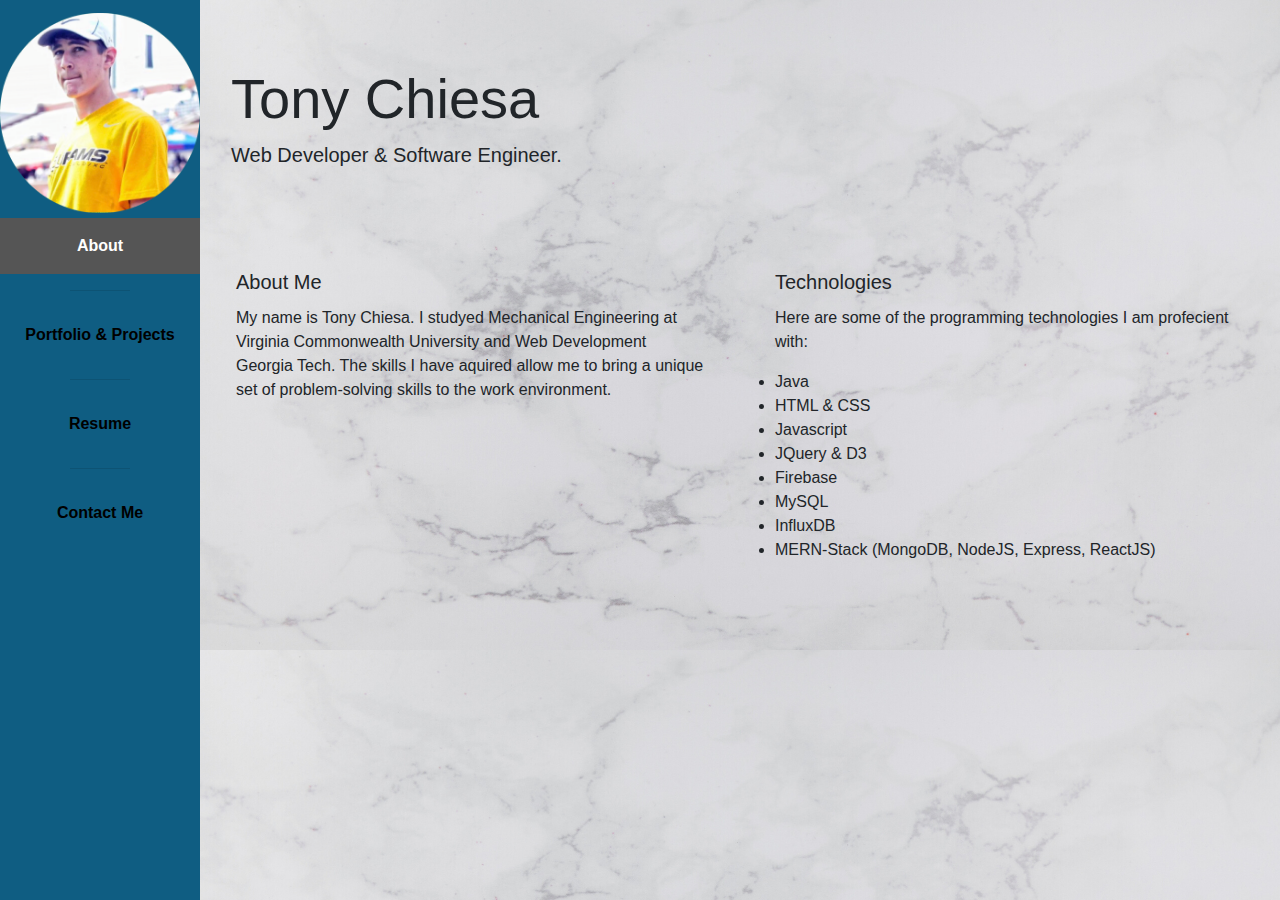
<file: index.html>
<!DOCTYPE html>
<!--[if lt IE 7]>      <html class="no-js lt-ie9 lt-ie8 lt-ie7"> <![endif]-->
<!--[if IE 7]>         <html class="no-js lt-ie9 lt-ie8"> <![endif]-->
<!--[if IE 8]>         <html class="no-js lt-ie9"> <![endif]-->
<!--[if gt IE 8]><!-->
<html class="no-js">
<!--<![endif]-->

<head>
  <meta charset="utf-8" />
  <meta http-equiv="X-UA-Compatible" content="IE=edge" />
  <title>Tony Chiesa</title>
  <meta name="description" content="" />
  <meta name="viewport" content="width=device-width, initial-scale=1" />

  <link rel="stylesheet" href="https://stackpath.bootstrapcdn.com/bootstrap/4.3.1/css/bootstrap.min.css"
    integrity="sha384-ggOyR0iXCbMQv3Xipma34MD+dH/1fQ784/j6cY/iJTQUOhcWr7x9JvoRxT2MZw1T" crossorigin="anonymous" />

  <link rel="stylesheet" href="assets/style/style.css" />

  <script src="https://cdnjs.cloudflare.com/ajax/libs/jquery/3.2.1/jquery.min.js"></script>
</head>

<body background="assets/images/marble.png">
  <!--[if lt IE 7]>
      <p class="browsehappy">
        You are using an <strong>outdated</strong> browser. Please
        <a href="#">upgrade your browser</a> to improve your experience.
      </p>
    <![endif]-->

  <div class="sidebar">
    <div id="mePic">
      <img src="./assets/images/circle me.png" class="img-fluid" alt="TonyChiesa" />
    </div>
    <a class="nav-link active" href="index.html">About</a>
    <hr size="30" width="30%">
    <a class="nav-link" href="portfolio.html">Portfolio & Projects</a>
    <hr size="30" width="30%">
    <a class="nav-link" href="resume.html">Resume</a>
    <hr size="30" width="30%">
    <a class="nav-link" href="contact.html">Contact Me</a>
  </div>

  <div class="content">

    <div class="jumbotron jumbotron-fluid">
      <div class="container">
        <h1 class="display-4" id="name">Tony Chiesa</h1>
        <p class="lead">Web Developer & Software Engineer.</p>
      </div>
    </div>

    <div class="row">
      <div class="col-sm-6">
        <div class="card">
          <div class="card-body">
            <h5 class="card-title">About Me</h5>
            <p class="card-text">My name is Tony Chiesa. I studyed Mechanical
              Engineering at Virginia Commonwealth University and Web Development Georgia Tech. The skills I have
              aquired allow me to bring a unique set of problem-solving skills to the work
              environment.</p>
          </div>
        </div>
      </div>
      <div class="col-sm-6">
        <div class="card">
          <div class="card-body">
            <h5 class="card-title">Technologies</h5>
            <p class="card-text">Here are some of the programming technologies I am profecient with:</p>
            <li class="card-text">Java</li>
            <li class="card-text">HTML & CSS</li>
            <li>Javascript</li>
            <li>JQuery & D3</li>
            <li>Firebase</li>
            <li>MySQL</li>
            <li>InfluxDB</li>
            <li>MERN-Stack (MongoDB, NodeJS, Express, ReactJS)</li>
          </div>
        </div>
      </div>
    </div>
  </div>


  <script src="/assets/javascript/javascript.js" async defer></script>
</body>

</html>
</file>
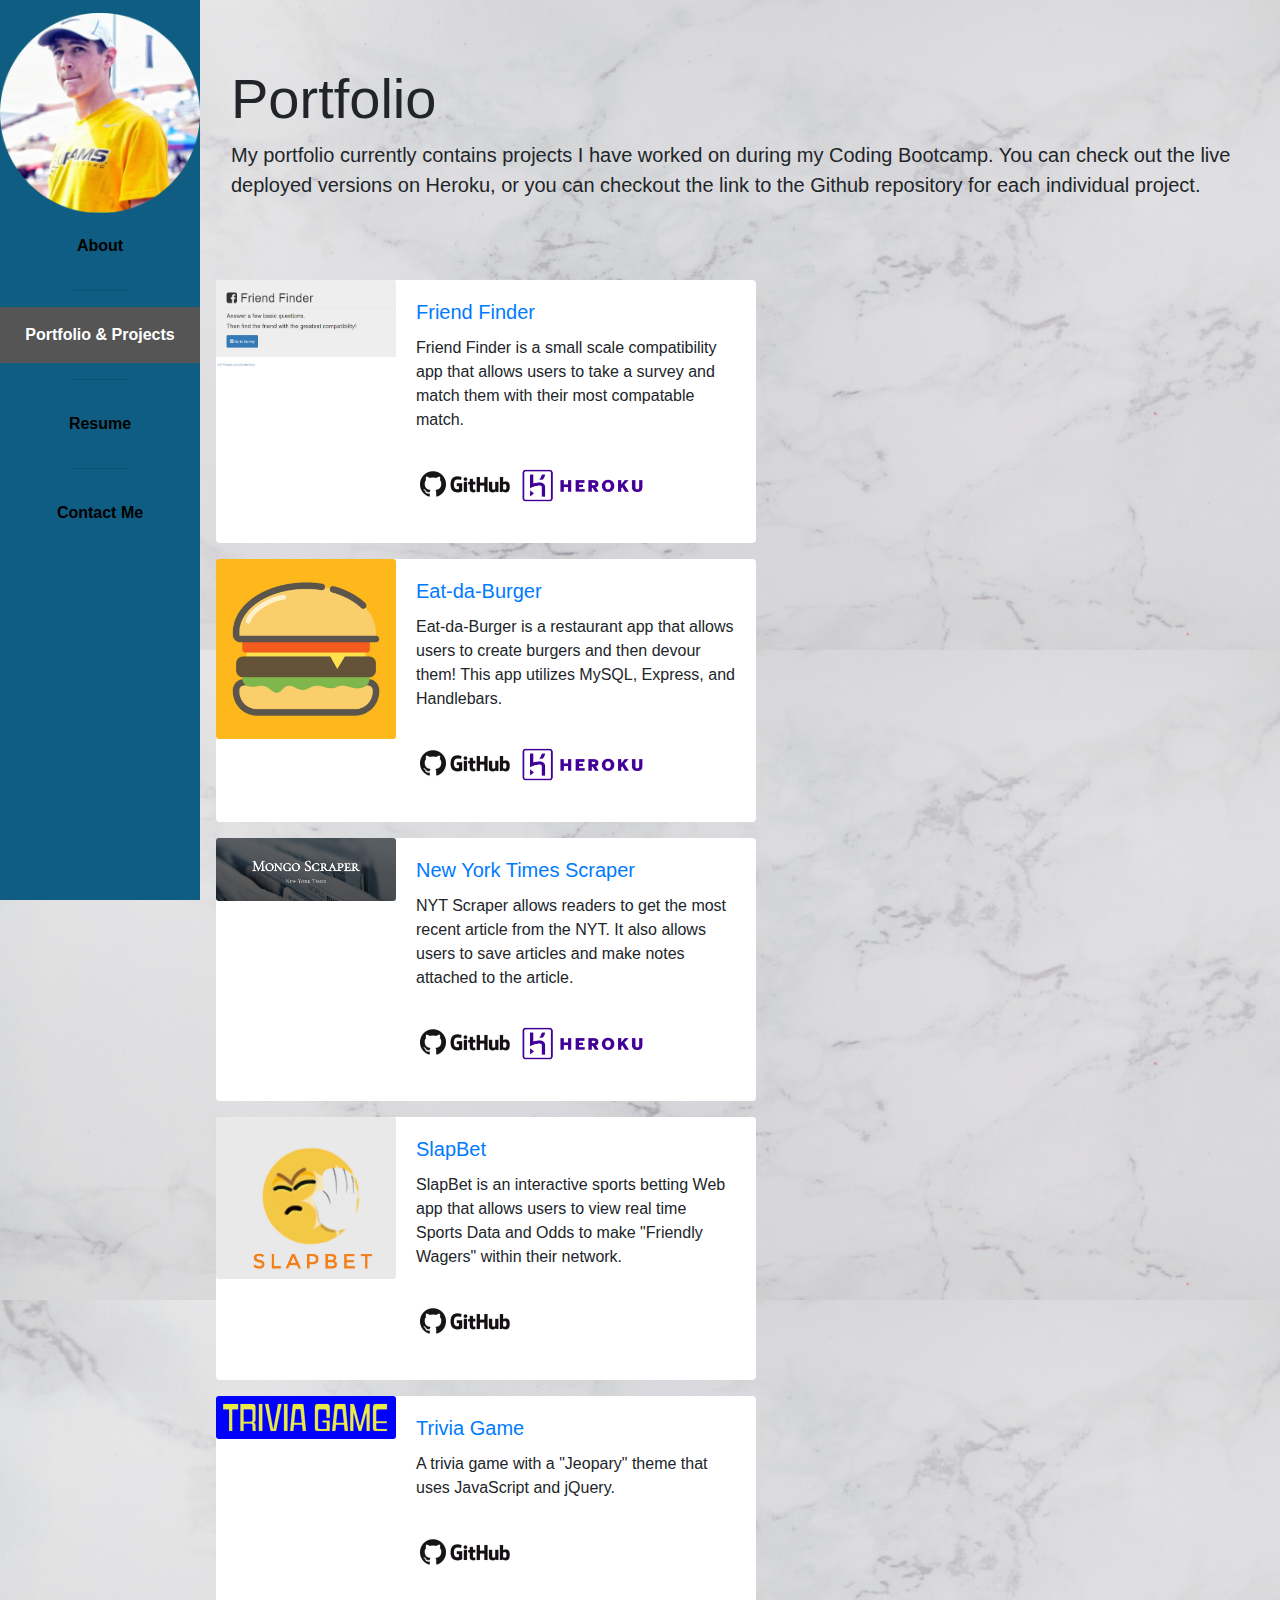
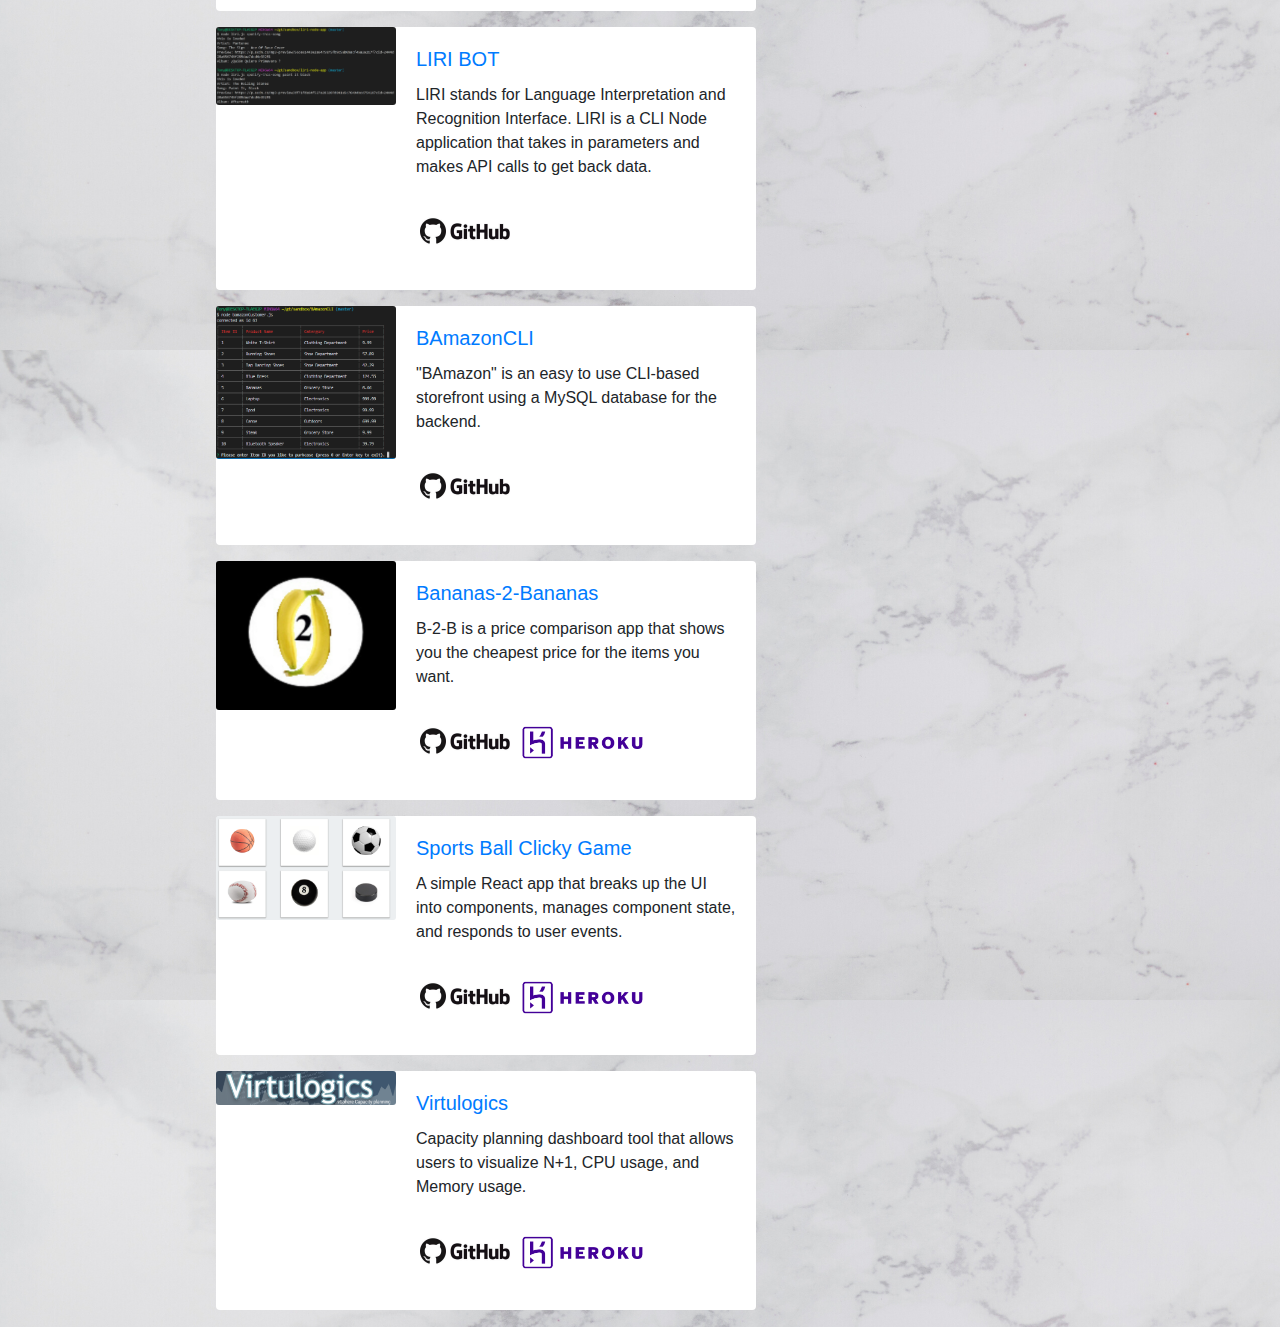
<file: portfolio.html>
<!DOCTYPE html>
<!--[if lt IE 7]>      <html class="no-js lt-ie9 lt-ie8 lt-ie7"> <![endif]-->
<!--[if IE 7]>         <html class="no-js lt-ie9 lt-ie8"> <![endif]-->
<!--[if IE 8]>         <html class="no-js lt-ie9"> <![endif]-->
<!--[if gt IE 8]><!-->
<html class="no-js">
<!--<![endif]-->

<head>
  <meta charset="utf-8" />
  <meta http-equiv="X-UA-Compatible" content="IE=edge" />
  <title>Tony Chiesa</title>
  <meta name="description" content="" />
  <meta name="viewport" content="width=device-width, initial-scale=1" />
  <link rel="stylesheet" href="assets/style/reset.css" />
  <link rel="stylesheet" href="https://stackpath.bootstrapcdn.com/bootstrap/4.3.1/css/bootstrap.min.css"
    integrity="sha384-ggOyR0iXCbMQv3Xipma34MD+dH/1fQ784/j6cY/iJTQUOhcWr7x9JvoRxT2MZw1T" crossorigin="anonymous" />
  <link rel="stylesheet" href="assets/style/style.css" />
  <script src="https://cdnjs.cloudflare.com/ajax/libs/jquery/3.2.1/jquery.min.js"></script>
</head>

<body background="assets/images/marble.png">
  <!--[if lt IE 7]>
      <p class="browsehappy">
        You are using an <strong>outdated</strong> browser. Please
        <a href="#">upgrade your browser</a> to improve your experience.
      </p>
    <![endif]-->

  <div class="sidebar">
    <div id="mePic">
      <img src="./assets/images/circle me.png" class="img-fluid" alt="TonyChiesa" />
    </div>
    <a class="nav-link" href="index.html">About</a>
    <hr size="30" width="30%">
    <a class="nav-link active" href="portfolio.html">Portfolio & Projects</a>
    <hr size="30" width="30%">
    <a class="nav-link" href="resume.html">Resume</a>
    <hr size="30" width="30%">
    <a class="nav-link" href="contact.html">Contact Me</a>
  </div>

  <div class="content">
    
      <div class="jumbotron jumbotron-fluid">
        <div class="container">
          <h1 class="display-4" id="name">Portfolio</h1>
          <p class="lead">
            My portfolio currently contains projects I have worked on during
            my Coding Bootcamp. You can check out the live deployed
            versions on Heroku, or you can checkout the link to the Github repository
            for each individual project.
          </p>
        </div>
      </div>

        <!-- New project -->
        <div class="card mb-3" id="portcard" style="max-width: 540px;">
          <div class="row no-gutters">
            <div class="col-md-4">
              <a href="https://friend-finder-surveys.herokuapp.com/"><img src="assets/images/friend-finder.PNG"
                  class="card-img" alt="Friend Finder" /></a>
            </div>
            <div class="col-md-8">
              <div class="card-body">
                <a href="https://friend-finder-surveys.herokuapp.com/">
                  <h5 class="card-title">Friend Finder</h5>
                </a>
                <p class="card-text">
                  Friend Finder is a small scale compatibility app that
                  allows users to take a survey and match them with their
                  most compatable match.
                </p>
                <a href="https://github.com/tonychiesa92/friend-finder"><img src="assets/images/github-logo.jpg"
                    width="100" height="75" alt="Link to Github repository" /></a>

                <a href="https://friend-finder-surveys.herokuapp.com/"><img src="assets/images/heroku-vector-logo.png"
                    width="125" height="65" alt="Link to Github repository" /></a>
              </div>
            </div>
          </div>
        </div>

        <!-- New project -->
        <div class="card mb-3" id="portcard" style="max-width: 540px;">
          <div class="row no-gutters">
            <div class="col-md-4">
              <a href="https://burger-eat-da-burger.herokuapp.com"><img src="assets/images/burger.jpg" class="card-img"
                  alt="burger" /></a>
            </div>
            <div class="col-md-8">
              <div class="card-body">
                <a href="https://burger-eat-da-burger.herokuapp.com">
                  <h5 class="card-title">Eat-da-Burger</h5>
                </a>
                <p class="card-text">
                  Eat-da-Burger is a restaurant app that allows users to
                  create burgers and then devour them! This app utilizes
                  MySQL, Express, and Handlebars.
                </p>
                <a href="https://github.com/tonychiesa92/burger"><img src="assets/images/github-logo.jpg" width="100"
                    height="75" alt="Link to Github repository" /></a>

                <a href="https://burger-eat-da-burger.herokuapp.com"><img src="assets/images/heroku-vector-logo.png"
                    width="125" height="65" alt="Link to Github repository" /></a>
              </div>
            </div>
          </div>
        </div>
        <!-- New project -->
        <div class="card mb-3" id="portcard" style="max-width: 540px;">
          <div class="row no-gutters">
            <div class="col-md-4">
              <a href="https://scraper-nytime.herokuapp.com"><img src="assets/images/NYTScraper.PNG" class="card-img"
                  alt="burger" /></a>
            </div>
            <div class="col-md-8">
              <div class="card-body">
                <a href="https://scraper-nytime.herokuapp.com">
                  <h5 class="card-title">New York Times Scraper</h5>
                </a>
                <p class="card-text">
                  NYT Scraper allows readers to get the most recent article
                  from the NYT. It also allows users to save articles and make
                  notes attached to the article.
                </p>
                <a href="https://github.com/tonychiesa92/NewYorkTimesScraper"><img src="assets/images/github-logo.jpg"
                    width="100" height="75" alt="Link to Github repository" /></a>

                <a href="https://scraper-nytime.herokuapp.com"><img src="assets/images/heroku-vector-logo.png"
                    width="125" height="65" alt="Link to Github repository" /></a>
              </div>
            </div>
          </div>
        </div>
        <!-- New project -->
        <div class="card mb-3" id="portcard" style="max-width: 540px;">
          <div class="row no-gutters">
            <div class="col-md-4">
              <a href="https://tonychiesa92.github.io/slapBet/"><img src="assets/images/slapBet.jpg" class="card-img"
                  alt="SlapBet" /></a>
            </div>
            <div class="col-md-8">
              <div class="card-body">
                <a href="https://tonychiesa92.github.io/slapBet/">
                  <h5 class="card-title">SlapBet</h5>
                </a>
                <p class="card-text">
                  SlapBet is an interactive sports betting Web app that
                  allows users to view real time Sports Data and Odds to
                  make "Friendly Wagers" within their network.
                </p>
                <a href="https://github.com/tonychiesa92/slapBet"><img src="assets/images/github-logo.jpg" width="100"
                    height="75" alt="Link to Github repository" /></a>
              </div>
            </div>
          </div>
        </div>

        <!-- New project -->
        <div class="card mb-3" id="portcard" style="max-width: 540px;">
          <div class="row no-gutters">
            <div class="col-md-4">
              <a href="https://tonychiesa92.github.io/TriviaGame/"><img src="assets/images/trivia.PNG" class="card-img"
                  alt="TriviaGame" /></a>
            </div>
            <div class="col-md-8">
              <div class="card-body">
                <a href="https://tonychiesa92.github.io/TriviaGame/">
                  <h5 class="card-title">Trivia Game</h5>
                </a>
                <p class="card-text">
                  A trivia game with a "Jeopary" theme that uses JavaScript
                  and jQuery.
                </p>
                <a href="https://github.com/tonychiesa92/TriviaGame"><img src="assets/images/github-logo.jpg"
                    width="100" height="75" alt="Link to Github repository" /></a>
              </div>
            </div>
          </div>
        </div>
        <!-- New project -->
        <div class="card mb-3" id="portcard" style="max-width: 540px;">
          <div class="row no-gutters">
            <div class="col-md-4">
              <a href="https://github.com/tonychiesa92/liri-node-app"><img src="assets/images/spotify-this-song.PNG"
                  class="card-img" alt="LIRI" /></a>
            </div>
            <div class="col-md-8">
              <div class="card-body">
                <a href="https://github.com/tonychiesa92/liri-node-app">
                  <h5 class="card-title">LIRI BOT</h5>
                </a>
                <p class="card-text">
                  LIRI stands for Language Interpretation and Recognition
                  Interface. LIRI is a CLI Node application that takes in
                  parameters and makes API calls to get back data.
                </p>
                <a href="https://github.com/tonychiesa92/liri-node-app"><img src="assets/images/github-logo.jpg"
                    width="100" height="75" alt="Link to Github repository" /></a>
              </div>
            </div>
          </div>
        </div>
        <!-- New project -->
        <div class="card mb-3" id="portcard" style="max-width: 540px;">
          <div class="row no-gutters">
            <div class="col-md-4">
              <a href="https://github.com/tonychiesa92/BAmazonCLI"><img src="assets/images/Capture.PNG" class="card-img"
                  alt="BAmazon" /></a>
            </div>
            <div class="col-md-8">
              <div class="card-body">
                <a href="https://github.com/tonychiesa92/BAmazonCLI">
                  <h5 class="card-title">BAmazonCLI</h5>
                </a>
                <p class="card-text">
                  "BAmazon" is an easy to use CLI-based storefront using a
                  MySQL database for the backend.
                </p>
                <a href="https://github.com/tonychiesa92/BAmazonCLI"><img src="assets/images/github-logo.jpg"
                    width="100" height="75" alt="Link to Github repository" /></a>
              </div>
            </div>
          </div>
        </div>
        <!-- New project -->
        <div class="card mb-3" id="portcard" style="max-width: 540px;">
          <div class="row no-gutters">
            <div class="col-md-4">
              <a href="https://banana2banana.herokuapp.com/"><img src="assets/images/b2b.PNG" class="card-img"
                  alt="burger" /></a>
            </div>
            <div class="col-md-8">
              <div class="card-body">
                <a href="https://banana2banana.herokuapp.com/">
                  <h5 class="card-title">Bananas-2-Bananas</h5>
                </a>
                <p class="card-text">
                  B-2-B is a price comparison app that shows you the cheapest
                  price for the items you want.
                </p>
                <a href="https://github.com/tonychiesa92/project2"><img src="assets/images/github-logo.jpg" width="100"
                    height="75" alt="Link to Github repository" /></a>

                <a href="https://banana2banana.herokuapp.com/"><img src="assets/images/heroku-vector-logo.png"
                    width="125" height="65" alt="Link to Github repository" /></a>
              </div>
            </div>
          </div>
        </div>
        <!-- New project -->
        <div class="card mb-3" id="portcard" style="max-width: 540px;">
          <div class="row no-gutters">
            <div class="col-md-4">
              <a href="https://sportsballcg.herokuapp.com"><img src="assets/images/sportsball.PNG" class="card-img"
                  alt="burger" /></a>
            </div>
            <div class="col-md-8">
              <div class="card-body">
                <a href="https://sportsballcg.herokuapp.com">
                  <h5 class="card-title">Sports Ball Clicky Game</h5>
                </a>
                <p class="card-text">
                  A simple React app that breaks up the UI into components,
                  manages component state, and responds to user events.
                </p>
                <a href="https://github.com/tonychiesa92/clicky-game"><img src="assets/images/github-logo.jpg"
                    width="100" height="75" alt="Link to Github repository" /></a>

                <a href="https://sportsballcg.herokuapp.com"><img src="assets/images/heroku-vector-logo.png" width="125"
                    height="65" alt="Link to Github repository" /></a>
              </div>
            </div>
          </div>
        </div>

        <!-- New project -->
        <div class="card mb-3" id="portcard" style="max-width: 540px;">
          <div class="row no-gutters">
            <div class="col-md-4">
              <a href="https://virtulogics.herokuapp.com/"><img src="assets/images/virtulogics.PNG" class="card-img"
                  alt="burger" /></a>
            </div>
            <div class="col-md-8">
              <div class="card-body">
                <a href="https://virtulogics.herokuapp.com/">
                  <h5 class="card-title">Virtulogics</h5>
                </a>
                <p class="card-text">
                  Capacity planning dashboard tool that allows users to
                  visualize N+1, CPU usage, and Memory usage.
                </p>
                <a href="https://github.com/tonychiesa92/virtulogics"><img src="assets/images/github-logo.jpg"
                    width="100" height="75" alt="Link to Github repository" /></a>

                <a href="https://virtulogics.herokuapp.com/"><img src="assets/images/heroku-vector-logo.png" width="125"
                    height="65" alt="Link to Github repository" /></a>
              </div>
            </div>
          </div>
        </div>
      
    
  </div>


  <script src="/assets/javascript/javascript.js" async defer></script>
</body>

</html>
</file>
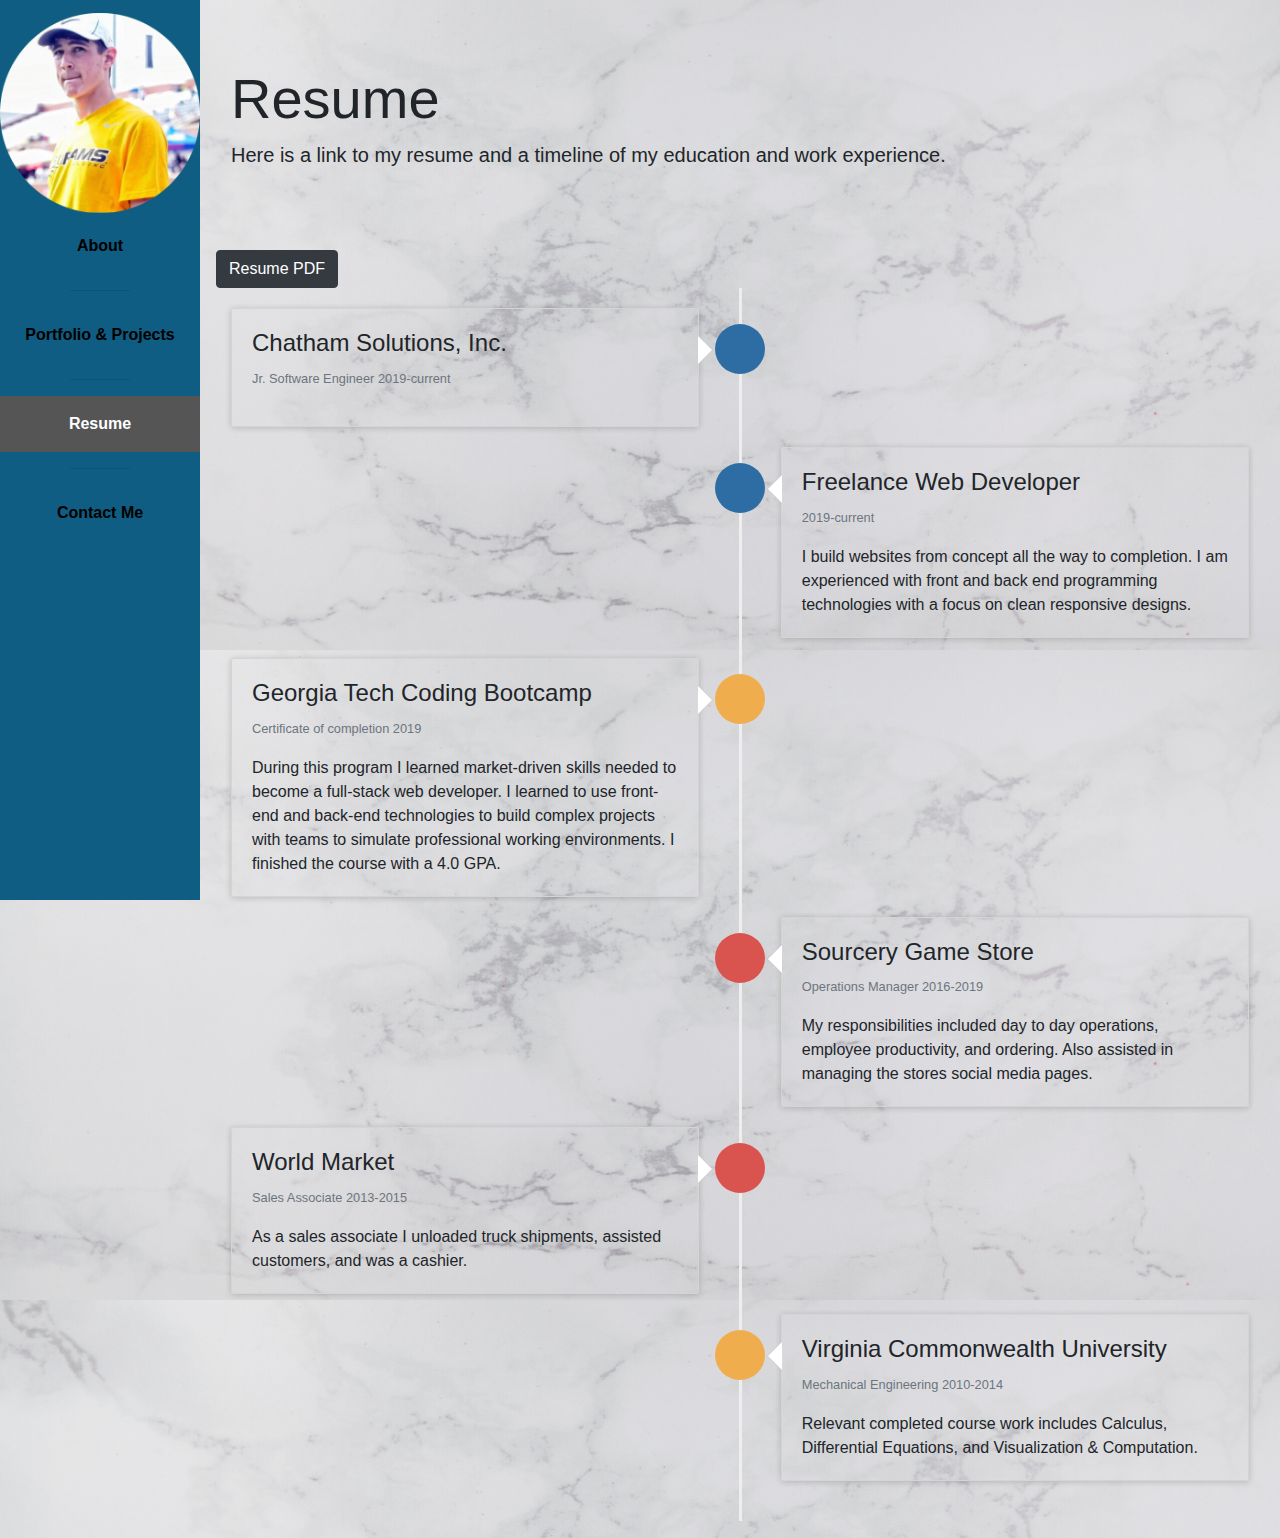
<file: resume.html>
<!DOCTYPE html>
<!--[if lt IE 7]>      <html class="no-js lt-ie9 lt-ie8 lt-ie7"> <![endif]-->
<!--[if IE 7]>         <html class="no-js lt-ie9 lt-ie8"> <![endif]-->
<!--[if IE 8]>         <html class="no-js lt-ie9"> <![endif]-->
<!--[if gt IE 8]><!-->
<html class="no-js">
<!--<![endif]-->

<head>
    <meta charset="utf-8">
    <meta http-equiv="X-UA-Compatible" content="IE=edge">
    <title>Tony Chiesa</title>
    <meta name="description" content="">
    <meta name="viewport" content="width=device-width, initial-scale=1">
    <link rel="stylesheet" href="assets/style/reset.css">
    <link rel="stylesheet" href="https://stackpath.bootstrapcdn.com/bootstrap/4.3.1/css/bootstrap.min.css"
        integrity="sha384-ggOyR0iXCbMQv3Xipma34MD+dH/1fQ784/j6cY/iJTQUOhcWr7x9JvoRxT2MZw1T" crossorigin="anonymous">
    <link rel="stylesheet" href="assets/style/style.css">
    <script src="https://cdnjs.cloudflare.com/ajax/libs/jquery/3.2.1/jquery.min.js"></script>

</head>

<body background="assets/images/marble.png">
    <!--[if lt IE 7]>
            <p class="browsehappy">You are using an <strong>outdated</strong> browser. Please <a href="#">upgrade your browser</a> to improve your experience.</p>
        <![endif]-->


    <div class="sidebar">
        <div id="mePic">
            <img src="./assets/images/circle me.png" class="img-fluid" alt="TonyChiesa" />
        </div>
        <a class="nav-link" href="index.html">About</a>
        <hr size="30" width="30%">
        <a class="nav-link" href="portfolio.html">Portfolio & Projects</a>
        <hr size="30" width="30%">
        <a class="nav-link active" href="resume.html">Resume</a>
        <hr size="30" width="30%">
        <a class="nav-link" href="contact.html">Contact Me</a>
    </div>

    <div class="content">
        
            <div class="jumbotron jumbotron-fluid">
                <div class="container">
                    <h1 class="display-4" id="name">Resume</h1>
                    <p class="lead">Here is a link to my resume and a timeline of my education and work experience.</p>
                </div>
            </div>
            <a href="Tony Chiesa-Resume.pdf"><button type="button" class="btn btn-dark" id="resume-button">Resume
                    PDF</button></a>
            <div class="container">
                <ul class="timeline">
                    <li>
                        <div class="timeline-badge primary"></div>
                        <div class="timeline-panel">
                            <div class="timeline-heading">
                                <h4 class="timeline-title">Chatham Solutions, Inc.</h4>
                                <p><small class="text-muted">Jr. Software Engineer 2019-current</small></p>
                            </div>
                            <div class="timeline-body">
                                <!-- <p>Here is where I will state my responsibilites. Talk about the tools and technologies I used.</p> -->
                            </div>
                        </div>
                    </li>
                    <li class="timeline-inverted">
                        <div class="timeline-badge primary"></div>
                        <div class="timeline-panel">
                            <div class="timeline-heading">
                                <h4 class="timeline-title">Freelance Web Developer</h4>
                                <p><small class="text-muted"> 2019-current</small></p>
                            </div>
                            <div class="timeline-body">
                                <p>I build websites from concept all the way to completion. I am experienced with front
                                    and
                                    back end programming technologies with a focus on clean responsive designs.</p>
                            </div>
                        </div>
                    </li>
                    <li>
                        <div class="timeline-badge warning"></div>
                        <div class="timeline-panel">
                            <div class="timeline-heading">
                                <h4 class="timeline-title">Georgia Tech Coding Bootcamp</h4>
                                <p><small class="text-muted">Certificate of completion 2019</small></p>
                            </div>
                            <div class="timeline-body">
                                <p>During this program I learned market-driven skills needed to become a full-stack web
                                    developer.
                                    I learned to use front-end and back-end technologies to build complex projects with
                                    teams to simulate
                                    professional working environments. I finished the course with a 4.0 GPA.</p>
                            </div>
                        </div>
                    </li>
                    <li class="timeline-inverted">
                        <div class="timeline-badge danger"></div>
                        <div class="timeline-panel">
                            <div class="timeline-heading">
                                <h4 class="timeline-title">Sourcery Game Store</h4>
                                <p><small class="text-muted">Operations Manager 2016-2019</small></p>
                            </div>
                            <div class="timeline-body">
                                <p>My responsibilities included day to day operations, employee productivity, and
                                    ordering.
                                    Also
                                    assisted in managing the stores social media pages.</p>
                            </div>
                        </div>
                    </li>
                    <li>
                        <div class="timeline-badge danger"></div>
                        <div class="timeline-panel">
                            <div class="timeline-heading">
                                <h4 class="timeline-title">World Market</h4>
                                <p><small class="text-muted">Sales Associate 2013-2015</small></p>
                            </div>
                            <div class="timeline-body">
                                <p>As a sales associate I unloaded truck shipments, assisted customers, and was a
                                    cashier.
                                </p>
                            </div>
                        </div>
                    </li>
                    <li class="timeline-inverted">
                        <div class="timeline-badge warning"></div>
                        <div class="timeline-panel">
                            <div class="timeline-heading">
                                <h4 class="timeline-title">Virginia Commonwealth University</h4>
                                <p><small class="text-muted">Mechanical Engineering 2010-2014</small></p>
                            </div>
                            <div class="timeline-body">
                                <p>Relevant completed course work includes Calculus, Differential Equations, and
                                    Visualization &
                                    Computation.</p>

                            </div>
                        </div>
                    </li>
                </ul>
            </div>
    </div>
    <script src="/assets/javascript/javascript.js" async defer></script>
</body>

</html>
</file>
<file: assets/style/style.css>
/* html,
body {
  height: 100%;
  margin: 0px;
  padding: 0px;
}

.leftSideNav {
  margin-left: 0px;
  height: 100%;
  min-height: 100vh;
  background-color: #0f5d82;
}

.nav-link {
  text-align: center;
  color: white;
  font-weight: bold;
  margin-bottom: 10px;
}

#everything {
  margin-left: 0px;
  height: 100%;
}

#mePic {
  margin-top: 13px;
  margin-bottom: 5px;
}

.img-fluid {
  margin-bottom: 20px;
}

#name {
  font-weight: bold;
}

.jumbotron {
  margin-bottom: 0px;
  background: none;
}

.card {
  background: none;
  border: none;
}

#portcard {
  background: #ffffff;
  border: 1px;
}

a:hover {
  color: black;
}

#about-info {
  margin-left: 10px;
}

#projects {
  margin-left: 20px;
}

.portfolio-info {
  overflow-x: hidden;
  height: 100vh;
  overflow-y: scroll;
}

#contact-info {
  margin-left: 20px;
}
 */

body {
  margin: 0;
  font-family: "Lato", sans-serif;
}

.sidebar {
  margin: 0;
  padding: 0;
  width: 200px;
  background-color: #0f5d82;
  position: fixed;
  height: 100%;
  overflow: auto;
  font-weight: bold;
}

.sidebar a {
  display: block;
  color: black;
  padding: 16px;
  text-decoration: none;
  text-align: center;
}
 
.sidebar a.active {
  background-color: #555;
  color: white;
}

.sidebar a:hover:not(.active) {
  background-color: #555;
  color: white;
}

div.content {
  margin-left: 200px;
  padding: 1px 16px;
  height: 100%;
}

#mePic {
  margin-top: 13px;
  margin-bottom: 5px;
}
.jumbotron{
  margin-bottom: 0px;
  background: none;
}
.card {
  background: none;
  border: none;
  margin-bottom: 5px;
}

#portcard {
  background: #ffffff;
  border: 1px;
}

.timeline {
  list-style: none;
  padding: 20px 0 20px;
  position: relative;
}

.timeline:before {
  top: 0;
  bottom: 0;
  position: absolute;
  content: " ";
  width: 3px;
  background-color: #eeeeee;
  left: 50%;
  margin-left: -1.5px;
}

.timeline > li {
  margin-bottom: 20px;
  position: relative;
}

.timeline > li:before,
.timeline > li:after {
  content: " ";
  display: table;
}

.timeline > li:after {
  clear: both;
}

.timeline > li:before,
.timeline > li:after {
  content: " ";
  display: table;
}

.timeline > li:after {
  clear: both;
}

.timeline > li > .timeline-panel {
  width: 46%;
  float: left;
  border: 1px solid #d4d4d4;
  border-radius: 2px;
  padding: 20px;
  position: relative;
  -webkit-box-shadow: 0 1px 6px rgba(0, 0, 0, 0.175);
  box-shadow: 0 1px 6px rgba(0, 0, 0, 0.175);
}

.timeline > li > .timeline-panel:before {
  position: absolute;
  top: 26px;
  right: -15px;
  display: inline-block;
  border-top: 15px solid transparent;
  border-left: 15px solid #ccc;
  border-right: 0 solid #ccc;
  border-bottom: 15px solid transparent;
  content: " ";
}

.timeline > li > .timeline-panel:after {
  position: absolute;
  top: 27px;
  right: -14px;
  display: inline-block;
  border-top: 14px solid transparent;
  border-left: 14px solid #fff;
  border-right: 0 solid #fff;
  border-bottom: 14px solid transparent;
  content: " ";
}

.timeline > li > .timeline-badge {
  color: #fff;
  width: 50px;
  height: 50px;
  line-height: 50px;
  font-size: 1.4em;
  text-align: center;
  position: absolute;
  top: 16px;
  left: 50%;
  margin-left: -25px;
  background-color: #999999;
  z-index: 100;
  border-top-right-radius: 50%;
  border-top-left-radius: 50%;
  border-bottom-right-radius: 50%;
  border-bottom-left-radius: 50%;
}

.timeline > li.timeline-inverted > .timeline-panel {
  float: right;
}

.timeline > li.timeline-inverted > .timeline-panel:before {
  border-left-width: 0;
  border-right-width: 15px;
  left: -15px;
  right: auto;
}

.timeline > li.timeline-inverted > .timeline-panel:after {
  border-left-width: 0;
  border-right-width: 14px;
  left: -14px;
  right: auto;
}

.timeline-badge.primary {
  background-color: #2e6da4 !important;
}

.timeline-badge.warning {
  background-color: #f0ad4e !important;
}

.timeline-badge.danger {
  background-color: #d9534f !important;
}

.timeline-body > p,
.timeline-body > ul {
  margin-bottom: 0;
}

.timeline-body > p + p {
  margin-top: 5px;
}

@media (max-width: 767px) {
  ul.timeline:before {
    left: 40px;
  }

  ul.timeline > li > .timeline-panel {
    width: calc(100% - 90px);
    width: -moz-calc(100% - 90px);
    width: -webkit-calc(100% - 90px);
  }

  ul.timeline > li > .timeline-badge {
    left: 15px;
    margin-left: 0;
    top: 16px;
  }

  ul.timeline > li > .timeline-panel {
    float: right;
  }

  ul.timeline > li > .timeline-panel:before {
    border-left-width: 0;
    border-right-width: 15px;
    left: -15px;
    right: auto;
  }

  ul.timeline > li > .timeline-panel:after {
    border-left-width: 0;
    border-right-width: 14px;
    left: -14px;
    right: auto;
  }
}

@media screen and (max-width: 700px) {
  .sidebar {
    width: 100%;
    height: auto;
    position: relative;
  }
  .sidebar a {float: left;}
  div.content {margin-left: 0;}
  #mePic{
    display: none;
  }
  hr{
    display:none;
  }
}

@media screen and (max-width: 400px) {
  .sidebar a {
    text-align: center;
    float: none;
  }
  #mePic{
    display: none;
  }
  hr{
    display:none;
  }
}
</file>
